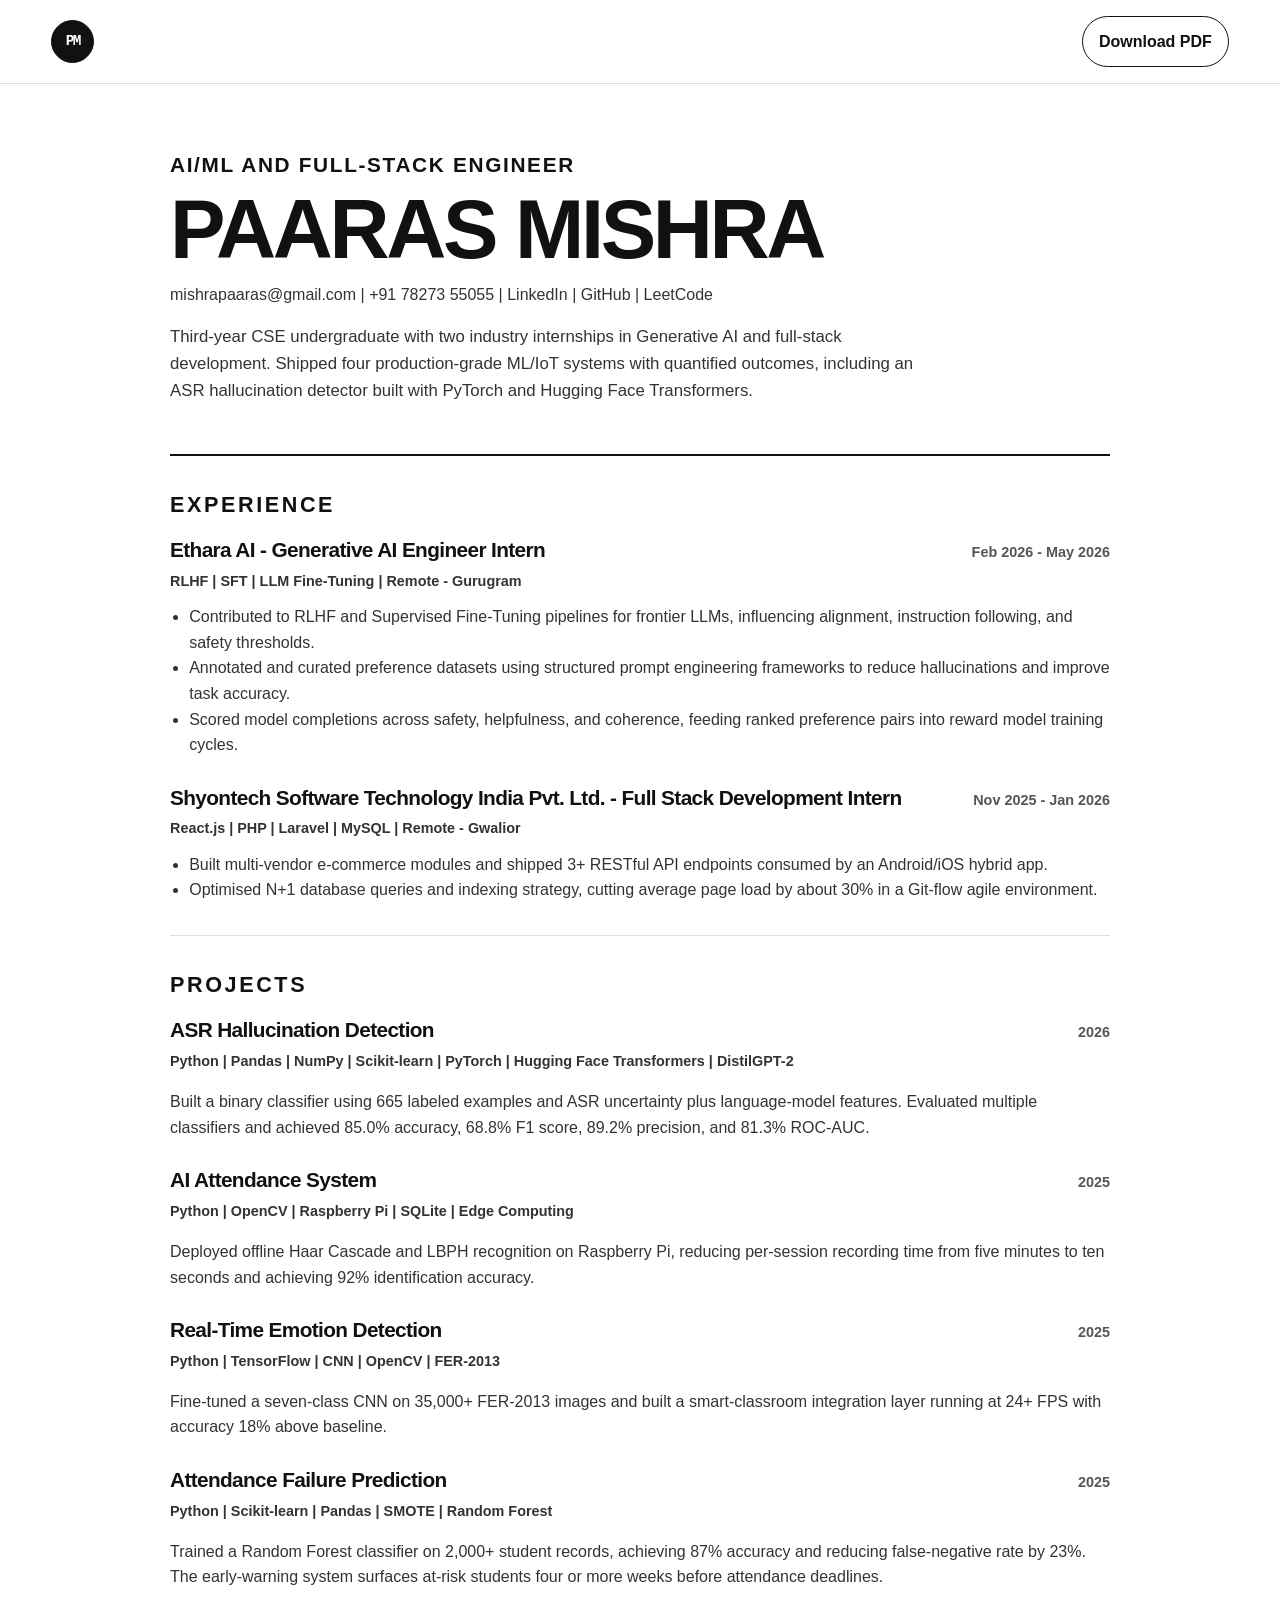
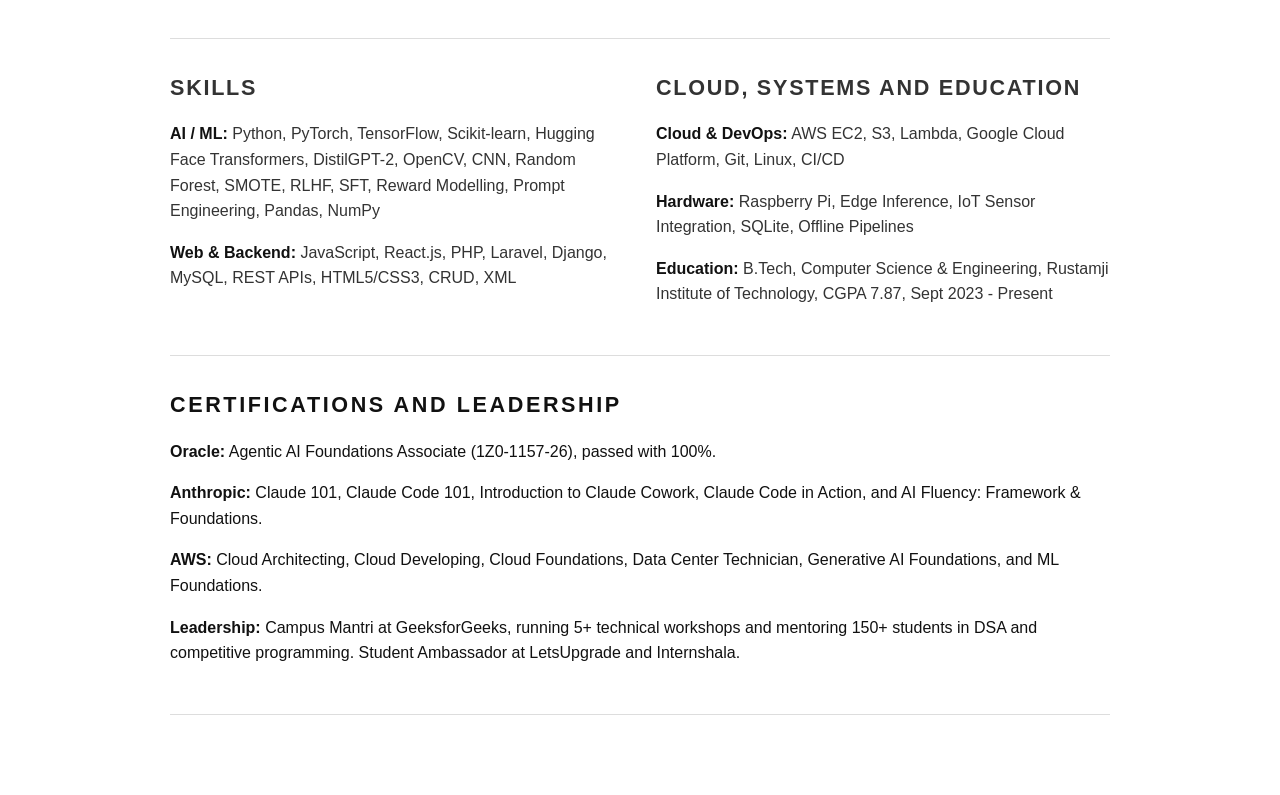
<file: resume.html>
<!doctype html>
<html lang="en">
  <head>
    <meta charset="utf-8" />
    <meta name="viewport" content="width=device-width, initial-scale=1" />
    <meta name="description" content="Resume of Paaras Mishra, AI/ML and full-stack engineering candidate." />
    <title>Paaras Mishra | Resume</title>
    <link rel="stylesheet" href="styles.css" />
  </head>
  <body class="resume-page">
    <header class="site-header">
      <a class="brand" href="index.html" aria-label="Back to Paaras Mishra portfolio"><span>PM</span></a>
      <a class="resume-link" href="Paaras_Mishra_Resume.pdf" download>Download PDF</a>
    </header>

    <main class="resume-content">
      <header class="resume-intro">
        <p class="eyebrow">AI/ML and Full-Stack Engineer</p>
        <h1>Paaras Mishra</h1>
        <p>mishrapaaras@gmail.com | +91 78273 55055 | <a href="https://linkedin.com/in/paarasmishra">LinkedIn</a> | <a href="https://github.com/PaarasMishra2114">GitHub</a> | <a href="https://leetcode.com/PaarasMishra">LeetCode</a></p>
        <p class="resume-summary">Third-year CSE undergraduate with two industry internships in Generative AI and full-stack development. Shipped four production-grade ML/IoT systems with quantified outcomes, including an ASR hallucination detector built with PyTorch and Hugging Face Transformers.</p>
      </header>

      <section class="resume-section">
        <p class="eyebrow">Experience</p>
        <article class="resume-entry">
          <div class="resume-entry-heading"><h2>Ethara AI - Generative AI Engineer Intern</h2><span>Feb 2026 - May 2026</span></div>
          <p class="resume-meta">RLHF | SFT | LLM Fine-Tuning | Remote - Gurugram</p>
          <ul><li>Contributed to RLHF and Supervised Fine-Tuning pipelines for frontier LLMs, influencing alignment, instruction following, and safety thresholds.</li><li>Annotated and curated preference datasets using structured prompt engineering frameworks to reduce hallucinations and improve task accuracy.</li><li>Scored model completions across safety, helpfulness, and coherence, feeding ranked preference pairs into reward model training cycles.</li></ul>
        </article>
        <article class="resume-entry">
          <div class="resume-entry-heading"><h2>Shyontech Software Technology India Pvt. Ltd. - Full Stack Development Intern</h2><span>Nov 2025 - Jan 2026</span></div>
          <p class="resume-meta">React.js | PHP | Laravel | MySQL | Remote - Gwalior</p>
          <ul><li>Built multi-vendor e-commerce modules and shipped 3+ RESTful API endpoints consumed by an Android/iOS hybrid app.</li><li>Optimised N+1 database queries and indexing strategy, cutting average page load by about 30% in a Git-flow agile environment.</li></ul>
        </article>
      </section>

      <section class="resume-section">
        <p class="eyebrow">Projects</p>
        <article class="resume-entry"><div class="resume-entry-heading"><h2>ASR Hallucination Detection</h2><span>2026</span></div><p class="resume-meta">Python | Pandas | NumPy | Scikit-learn | PyTorch | Hugging Face Transformers | DistilGPT-2</p><p>Built a binary classifier using 665 labeled examples and ASR uncertainty plus language-model features. Evaluated multiple classifiers and achieved 85.0% accuracy, 68.8% F1 score, 89.2% precision, and 81.3% ROC-AUC.</p></article>
        <article class="resume-entry"><div class="resume-entry-heading"><h2>AI Attendance System</h2><span>2025</span></div><p class="resume-meta">Python | OpenCV | Raspberry Pi | SQLite | Edge Computing</p><p>Deployed offline Haar Cascade and LBPH recognition on Raspberry Pi, reducing per-session recording time from five minutes to ten seconds and achieving 92% identification accuracy.</p></article>
        <article class="resume-entry"><div class="resume-entry-heading"><h2>Real-Time Emotion Detection</h2><span>2025</span></div><p class="resume-meta">Python | TensorFlow | CNN | OpenCV | FER-2013</p><p>Fine-tuned a seven-class CNN on 35,000+ FER-2013 images and built a smart-classroom integration layer running at 24+ FPS with accuracy 18% above baseline.</p></article>
        <article class="resume-entry"><div class="resume-entry-heading"><h2>Attendance Failure Prediction</h2><span>2025</span></div><p class="resume-meta">Python | Scikit-learn | Pandas | SMOTE | Random Forest</p><p>Trained a Random Forest classifier on 2,000+ student records, achieving 87% accuracy and reducing false-negative rate by 23%. The early-warning system surfaces at-risk students four or more weeks before attendance deadlines.</p></article>
      </section>

      <section class="resume-section resume-columns">
        <div><p class="eyebrow">Skills</p><p><strong>AI / ML:</strong> Python, PyTorch, TensorFlow, Scikit-learn, Hugging Face Transformers, DistilGPT-2, OpenCV, CNN, Random Forest, SMOTE, RLHF, SFT, Reward Modelling, Prompt Engineering, Pandas, NumPy</p><p><strong>Web & Backend:</strong> JavaScript, React.js, PHP, Laravel, Django, MySQL, REST APIs, HTML5/CSS3, CRUD, XML</p></div>
        <div><p class="eyebrow">Cloud, systems and education</p><p><strong>Cloud & DevOps:</strong> AWS EC2, S3, Lambda, Google Cloud Platform, Git, Linux, CI/CD</p><p><strong>Hardware:</strong> Raspberry Pi, Edge Inference, IoT Sensor Integration, SQLite, Offline Pipelines</p><p><strong>Education:</strong> B.Tech, Computer Science & Engineering, Rustamji Institute of Technology, CGPA 7.87, Sept 2023 - Present</p></div>
      </section>

      <section class="resume-section">
        <p class="eyebrow">Certifications and leadership</p>
        <p><strong>Oracle:</strong> Agentic AI Foundations Associate (1Z0-1157-26), passed with 100%.</p>
        <p><strong>Anthropic:</strong> Claude 101, Claude Code 101, Introduction to Claude Cowork, Claude Code in Action, and AI Fluency: Framework & Foundations.</p>
        <p><strong>AWS:</strong> Cloud Architecting, Cloud Developing, Cloud Foundations, Data Center Technician, Generative AI Foundations, and ML Foundations.</p>
        <p><strong>Leadership:</strong> Campus Mantri at GeeksforGeeks, running 5+ technical workshops and mentoring 150+ students in DSA and competitive programming. Student Ambassador at LetsUpgrade and Internshala.</p>
      </section>
    </main>
  </body>
</html>
</file>
<file: styles.css>
:root {
  color-scheme: light;
  --ink: #17211f;
  --muted: #5d6965;
  --line: #d9e2de;
  --paper: #f8faf7;
  --green: #0f6b4f;
  --teal: #087f8c;
  --gold: #b77c18;
  --coral: #bd5d4c;
  --shadow: 0 22px 55px rgba(23, 33, 31, 0.09);
  --shadow-hover: 0 28px 60px rgba(23, 33, 31, 0.15);
}

* { box-sizing: border-box; }

html {
  scroll-behavior: smooth;
  scroll-padding-top: 5.5rem;
}

body {
  margin: 0;
  background: var(--paper);
  color: var(--ink);
  font-family: Inter, system-ui, -apple-system, BlinkMacSystemFont, "Segoe UI", sans-serif;
  line-height: 1.6;
}

body::before {
  position: fixed;
  inset: 0;
  z-index: -1;
  background-image: linear-gradient(rgba(23, 33, 31, 0.035) 1px, transparent 1px), linear-gradient(90deg, rgba(23, 33, 31, 0.035) 1px, transparent 1px);
  background-size: 36px 36px;
  content: "";
  mask-image: linear-gradient(to bottom, rgba(0, 0, 0, 0.7), transparent 62%);
}

a { color: inherit; text-decoration: none; }
button { color: inherit; font: inherit; }

button:focus-visible,
a:focus-visible {
  outline: 3px solid rgba(8, 127, 140, 0.36);
  outline-offset: 3px;
}

.scroll-progress {
  position: fixed;
  top: 0;
  right: 0;
  left: 0;
  z-index: 40;
  height: 3px;
}

.scroll-progress span {
  display: block;
  width: 100%;
  height: 100%;
  transform: scaleX(0);
  transform-origin: left center;
  background: var(--teal);
}

.site-header {
  position: sticky;
  top: 0;
  z-index: 20;
  display: flex;
  align-items: center;
  justify-content: space-between;
  gap: 1rem;
  padding: 1rem clamp(1rem, 4vw, 4rem);
  border-bottom: 1px solid rgba(217, 226, 222, 0.86);
  background: rgba(248, 250, 247, 0.92);
  backdrop-filter: blur(18px);
}

.brand {
  display: grid;
  width: 2.7rem;
  height: 2.7rem;
  place-items: center;
  border: 1px solid var(--ink);
  background: var(--ink);
  color: white;
  font-weight: 800;
  transition: transform 180ms ease, background 180ms ease;
}

.brand:hover { transform: rotate(-5deg); background: var(--green); }

.nav {
  display: flex;
  gap: clamp(0.75rem, 2vw, 1.75rem);
  color: var(--muted);
  font-size: 0.94rem;
  font-weight: 600;
}

.nav a,
.resume-link,
.footer a { transition: color 180ms ease; }

.nav a { position: relative; }

.nav a::after {
  position: absolute;
  right: 0;
  bottom: -0.4rem;
  left: 0;
  height: 2px;
  transform: scaleX(0);
  transform-origin: right center;
  background: var(--teal);
  content: "";
  transition: transform 180ms ease;
}

.nav a:hover,
.nav a[aria-current="true"],
.resume-link:hover,
.footer a:hover { color: var(--green); }

.resume-content {
  width: min(980px, calc(100% - 2rem));
  margin: 0 auto;
  padding: clamp(3rem, 7vw, 6rem) 0;
}

.resume-intro {
  padding-bottom: 2rem;
  border-bottom: 2px solid var(--ink);
}

.resume-intro h1 { max-width: none; font-size: clamp(3.2rem, 8vw, 6rem); }
.resume-intro > p:not(.eyebrow) { color: var(--muted); }
.resume-summary { max-width: 760px; font-size: 1.1rem; }

.resume-section {
  padding: 2rem 0;
  border-bottom: 1px solid var(--line);
}

.resume-section h2 {
  font-size: 1.35rem;
  line-height: 1.2;
}

.resume-entry + .resume-entry { margin-top: 1.75rem; }
.resume-entry-heading { display: flex; align-items: baseline; justify-content: space-between; gap: 1rem; }
.resume-entry-heading span { flex: 0 0 auto; color: var(--muted); font-size: 0.9rem; font-weight: 700; }
.resume-meta { margin: 0.35rem 0; color: var(--teal); font-size: 0.9rem; font-weight: 700; }
.resume-entry p, .resume-entry li, .resume-columns p { color: var(--muted); }
.resume-entry ul { margin: 0.7rem 0 0; padding-left: 1.2rem; }
.resume-columns { display: grid; grid-template-columns: repeat(2, minmax(0, 1fr)); gap: 2rem; }
.resume-columns strong, .resume-section > p strong { color: var(--ink); }

@media (max-width: 600px) {
  .resume-entry-heading, .resume-columns { display: block; }
  .resume-entry-heading span { display: block; margin-top: 0.35rem; }
}

.nav a:hover::after,
.nav a[aria-current="true"]::after { transform: scaleX(1); transform-origin: left center; }

.resume-link,
.button {
  border: 1px solid var(--line);
  border-radius: 8px;
  padding: 0.72rem 1rem;
  font-weight: 700;
  transition: transform 180ms ease, border-color 180ms ease, box-shadow 180ms ease, background 180ms ease;
}

.resume-link { background: white; }

.resume-link:hover,
.button:hover {
  transform: translateY(-2px);
  border-color: var(--teal);
  box-shadow: 0 10px 24px rgba(23, 33, 31, 0.12);
}

.section {
  width: min(1120px, calc(100% - 2rem));
  margin: 0 auto;
  padding: clamp(3.5rem, 8vw, 6.8rem) 0;
}

.hero {
  display: grid;
  min-height: calc(100vh - 5rem);
  grid-template-columns: minmax(0, 1.2fr) minmax(280px, 0.8fr);
  align-items: center;
  gap: clamp(2rem, 5vw, 5rem);
  padding-top: 2.5rem;
}

.hero-copy { position: relative; }

.hero-copy::before {
  position: absolute;
  top: -1.3rem;
  bottom: -1.5rem;
  left: -1.15rem;
  width: 3px;
  background: var(--teal);
  content: "";
}

.eyebrow {
  margin: 0 0 0.85rem;
  color: var(--teal);
  font-size: 0.78rem;
  font-weight: 800;
  letter-spacing: 0;
  text-transform: uppercase;
}

h1, h2, h3, p { overflow-wrap: anywhere; }

h1 {
  max-width: 11ch;
  margin: 0;
  font-size: 6.6rem;
  line-height: 0.92;
  letter-spacing: 0;
}

h2 {
  margin: 0;
  font-size: 3.1rem;
  line-height: 1.04;
  letter-spacing: 0;
}

h3 {
  margin: 0 0 0.85rem;
  font-size: 1.12rem;
  line-height: 1.25;
  letter-spacing: 0;
}

.lede {
  max-width: 680px;
  margin: 1.45rem 0 0;
  color: var(--muted);
  font-size: 1.22rem;
}

.hero-actions { display: flex; flex-wrap: wrap; gap: 0.85rem; margin-top: 2rem; }

.button.primary { border-color: var(--green); background: var(--green); color: white; }
.button.primary:hover { border-color: var(--teal); background: var(--teal); }
.button.ghost { background: white; }

.availability {
  display: flex;
  align-items: center;
  gap: 0.55rem;
  margin: 1.5rem 0 0;
  color: var(--muted);
  font-size: 0.9rem;
  font-weight: 600;
}

.availability span {
  width: 0.62rem;
  height: 0.62rem;
  border-radius: 50%;
  background: var(--green);
  box-shadow: 0 0 0 5px rgba(15, 107, 79, 0.12);
}

.hero-panel {
  position: relative;
  display: grid;
  gap: 1rem;
  transform-style: preserve-3d;
  transition: transform 180ms ease;
}

.hero-panel::before {
  position: absolute;
  top: 1.1rem;
  right: -0.85rem;
  bottom: -0.85rem;
  left: 1.1rem;
  z-index: -1;
  border: 1px solid rgba(8, 127, 140, 0.35);
  content: "";
}

.hero-panel div,
.project-card,
.timeline article,
.credentials > div,
.contact,
.skills-explorer {
  border: 1px solid var(--line);
  border-radius: 8px;
  background: rgba(255, 255, 255, 0.92);
  box-shadow: var(--shadow);
}

.hero-panel div { padding: 1.25rem; transition: transform 180ms ease, border-color 180ms ease; }
.hero-panel div:hover { transform: translateX(-0.25rem); border-color: var(--teal); }

.hero-panel strong { display: block; color: var(--green); font-size: 2.1rem; line-height: 1; }
.hero-panel span { color: var(--muted); font-weight: 600; }

.profile-photo {
  margin: 0;
  border-bottom: 1px solid var(--line);
  background: #edf2ef;
  aspect-ratio: 4 / 3;
  overflow: hidden;
}

.profile-photo img {
  display: block;
  width: 100%;
  height: 100%;
  object-fit: cover;
  object-position: center 34%;
}

.split {
  display: grid;
  grid-template-columns: 0.9fr 1.1fr;
  gap: clamp(1.5rem, 4vw, 4rem);
  border-top: 1px solid var(--line);
}

.split > p { margin: 0; color: var(--muted); font-size: 1.08rem; }

.section-heading { display: flex; align-items: end; justify-content: space-between; margin-bottom: 1.5rem; }

.project-grid { display: grid; grid-template-columns: repeat(2, minmax(0, 1fr)); gap: 1rem; }

.project-card {
  padding: clamp(1.1rem, 2vw, 1.5rem);
  transform-style: preserve-3d;
  transition: transform 180ms ease, box-shadow 180ms ease, border-color 180ms ease;
}

.project-card:hover { border-color: rgba(8, 127, 140, 0.6); box-shadow: var(--shadow-hover); }
.project-card.feature { grid-column: span 2; border-color: rgba(15, 107, 79, 0.24); background: #f2fbf6; }

.project-meta { display: flex; flex-wrap: wrap; gap: 0.5rem; margin-bottom: 0.9rem; color: var(--muted); font-size: 0.82rem; font-weight: 700; }
.project-meta span + span::before { margin-right: 0.5rem; color: var(--coral); content: "/"; }

.project-card p,
.timeline p,
.credentials p,
.contact p,
.skill-panel > p:last-child { margin: 0; color: var(--muted); }

.metrics { display: grid; grid-template-columns: repeat(3, minmax(0, 1fr)); gap: 0.8rem; margin: 1.35rem 0 0; }
.metrics div { border-left: 3px solid var(--gold); padding-left: 0.8rem; }
.metrics dt { color: var(--muted); font-size: 0.76rem; font-weight: 700; }
.metrics dd { margin: 0; font-size: 1.25rem; font-weight: 800; }

.project-toggle {
  display: inline-flex;
  align-items: center;
  gap: 0.65rem;
  margin-top: 1.3rem;
  padding: 0;
  border: 0;
  background: transparent;
  color: var(--green);
  cursor: pointer;
  font-size: 0.88rem;
  font-weight: 800;
}

.project-toggle span {
  display: inline-grid;
  width: 1.45rem;
  height: 1.45rem;
  place-items: center;
  border: 1px solid currentColor;
  border-radius: 50%;
  font-size: 1rem;
  line-height: 1;
  transition: transform 180ms ease, background 180ms ease, color 180ms ease;
}

.project-toggle:hover span,
.project-toggle[aria-expanded="true"] span { transform: rotate(45deg); background: var(--green); color: white; }

.project-details { margin-top: 1rem; border-top: 1px solid var(--line); color: var(--muted); font-size: 0.92rem; }
.project-details ul { display: grid; gap: 0.55rem; margin: 1rem 0 0; padding-left: 1.1rem; }
.project-details li::marker { color: var(--teal); }

.timeline { position: relative; display: grid; gap: 1rem; padding-left: 1.25rem; }

.timeline::before {
  position: absolute;
  top: 0.75rem;
  bottom: 0.75rem;
  left: 0;
  width: 1px;
  background: var(--line);
  content: "";
}

.timeline article { position: relative; padding: 1.35rem; transition: transform 180ms ease, border-color 180ms ease, box-shadow 180ms ease; }

.timeline article::before {
  position: absolute;
  top: 1.55rem;
  left: -1.63rem;
  width: 0.75rem;
  height: 0.75rem;
  border: 2px solid var(--teal);
  border-radius: 50%;
  background: var(--paper);
  content: "";
  transition: transform 180ms ease, background 180ms ease;
}

.timeline article:hover { transform: translateX(0.35rem); border-color: rgba(8, 127, 140, 0.55); box-shadow: var(--shadow-hover); }
.timeline article:hover::before { transform: scale(1.24); background: var(--teal); }

.date { display: inline-block; margin-bottom: 0.65rem; color: var(--teal); font-size: 0.82rem; font-weight: 800; }

.experience-tags { display: flex; flex-wrap: wrap; gap: 0.45rem; margin: 1rem 0 0; padding: 0; list-style: none; }
.experience-tags li { border: 1px solid var(--line); border-radius: 999px; padding: 0.22rem 0.55rem; color: var(--green); font-size: 0.76rem; font-weight: 800; }

.skills-explorer { overflow: hidden; }
.skill-tabs { display: flex; overflow-x: auto; border-bottom: 1px solid var(--line); background: #f3f7f4; }

.skill-tabs button {
  flex: 1 0 max-content;
  padding: 1rem 1.1rem;
  border: 0;
  border-bottom: 3px solid transparent;
  background: transparent;
  color: var(--muted);
  cursor: pointer;
  font-size: 0.88rem;
  font-weight: 800;
  text-align: left;
  transition: background 180ms ease, border-color 180ms ease, color 180ms ease;
}

.skill-tabs button:hover,
.skill-tabs button[aria-selected="true"] { border-bottom-color: var(--teal); background: white; color: var(--ink); }

.skill-panel { min-height: 13rem; padding: clamp(1.35rem, 4vw, 2.5rem); animation: panel-in 240ms ease both; }
.skill-panel[hidden] { display: none; }
.skill-panel h3 { max-width: 18ch; font-size: 2rem; }
.skill-kicker { margin: 0 0 1.25rem; color: var(--coral); font-size: 0.8rem; font-weight: 800; text-transform: uppercase; }

.certifications .section-heading {
  align-items: end;
  gap: 1.5rem;
}

.certifications-summary {
  max-width: 28rem;
  margin: 0;
  color: var(--muted);
  font-size: 0.95rem;
  font-weight: 600;
  text-align: right;
}

.certificate-filters {
  display: flex;
  flex-wrap: wrap;
  gap: 0.55rem;
  margin-bottom: 1.25rem;
}

.certificate-filter {
  border: 1px solid var(--line);
  border-radius: 999px;
  background: white;
  padding: 0.55rem 0.85rem;
  color: var(--muted);
  cursor: pointer;
  font-size: 0.84rem;
  font-weight: 800;
  transition: border-color 180ms ease, background 180ms ease, color 180ms ease, transform 180ms ease;
}

.certificate-filter:hover,
.certificate-filter[aria-pressed="true"] {
  border-color: var(--green);
  background: var(--green);
  color: white;
}

.certificate-filter:hover { transform: translateY(-1px); }

.certificate-grid {
  display: grid;
  grid-template-columns: repeat(3, minmax(0, 1fr));
  gap: 1rem;
}

.credential-tabs {
  display: flex;
  flex-wrap: wrap;
  gap: 0.35rem;
  margin: 0 0 1.25rem;
  border-bottom: 1px solid var(--line);
}

.credential-tabs button {
  border: 0;
  border-bottom: 3px solid transparent;
  background: transparent;
  padding: 0.75rem 0.9rem;
  color: var(--muted);
  cursor: pointer;
  font-weight: 800;
}

.credential-tabs button:hover,
.credential-tabs button[aria-selected="true"] {
  border-bottom-color: var(--teal);
  color: var(--ink);
}

.certificate-group-title {
  grid-column: 1 / -1;
  margin: 1.25rem 0 0;
  color: var(--green);
  font-size: 1.35rem;
}

.certificate-group-title:first-child { margin-top: 0; }

.badge-placeholder {
  grid-column: 1 / -1;
  margin: 0;
  padding: 1rem 1.15rem;
  border: 1px dashed var(--line);
  color: var(--muted);
  font-weight: 700;
}

.certificate-card {
  overflow: hidden;
  border: 1px solid var(--line);
  border-radius: 8px;
  background: white;
  box-shadow: var(--shadow);
  transition: border-color 180ms ease, box-shadow 180ms ease, transform 180ms ease;
}

.certificate-card:hover {
  transform: translateY(-3px);
  border-color: rgba(8, 127, 140, 0.62);
  box-shadow: var(--shadow-hover);
}

.certificate-card button {
  position: relative;
  display: block;
  width: 100%;
  aspect-ratio: 4 / 3;
  padding: 0;
  overflow: hidden;
  border: 0;
  background: #edf2ef;
  cursor: pointer;
}

.certificate-pdf {
  display: flex;
  min-height: 12rem;
  flex-direction: column;
  align-items: center;
  justify-content: center;
  gap: 0.65rem;
  background: #edf2ef;
  color: var(--green);
  transition: background 180ms ease, color 180ms ease;
}

.certificate-pdf:hover,
.certificate-pdf:focus-visible { background: var(--green); color: white; }

.certificate-pdf strong { font-size: 2.4rem; line-height: 1; }
.certificate-pdf span { font-size: 0.78rem; font-weight: 800; text-transform: uppercase; }

.certificate-card img {
  display: block;
  width: 100%;
  height: 100%;
  object-fit: contain;
  transition: transform 220ms ease;
}

.certificate-card button:hover img,
.certificate-card button:focus-visible img { transform: scale(1.035); }

.certificate-card button span {
  position: absolute;
  right: 0.7rem;
  bottom: 0.7rem;
  padding: 0.32rem 0.55rem;
  border-radius: 6px;
  background: rgba(23, 33, 31, 0.9);
  color: white;
  font-size: 0.76rem;
  font-weight: 800;
  opacity: 0;
  transform: translateY(0.35rem);
  transition: opacity 180ms ease, transform 180ms ease;
}

.certificate-card button:hover span,
.certificate-card button:focus-visible span { opacity: 1; transform: translateY(0); }

.certificate-card > p {
  margin: 0;
  padding: 0.85rem 0.95rem 0.95rem;
  color: var(--ink);
  font-size: 0.9rem;
  font-weight: 800;
}

.certificate-dialog {
  width: min(980px, calc(100% - 2rem));
  max-height: min(90vh, 900px);
  padding: 0;
  overflow: hidden auto;
  border: 1px solid var(--line);
  border-radius: 8px;
  background: white;
  box-shadow: 0 30px 90px rgba(23, 33, 31, 0.32);
}

.certificate-dialog::backdrop { background: rgba(23, 33, 31, 0.68); }

.certificate-dialog-toolbar {
  display: flex;
  align-items: center;
  justify-content: space-between;
  gap: 1rem;
  padding: 0.8rem 1rem;
  border-bottom: 1px solid var(--line);
}

.certificate-dialog-toolbar p {
  margin: 0;
  color: var(--ink);
  font-size: 0.95rem;
  font-weight: 800;
}

.dialog-close {
  display: grid;
  width: 2.1rem;
  height: 2.1rem;
  flex: 0 0 auto;
  place-items: center;
  border: 1px solid var(--line);
  border-radius: 6px;
  background: white;
  cursor: pointer;
  font-size: 1.55rem;
  line-height: 1;
  transition: border-color 180ms ease, color 180ms ease, background 180ms ease;
}

.dialog-close:hover { border-color: var(--coral); background: var(--coral); color: white; }

.certificate-dialog > img {
  display: block;
  width: 100%;
  max-height: calc(90vh - 4.5rem);
  background: #edf2ef;
  object-fit: contain;
}

.credentials { display: grid; grid-template-columns: repeat(2, minmax(0, 1fr)); gap: 1rem; }
.credentials > div { padding: 1.25rem; }

.contact { padding: clamp(1.4rem, 4vw, 2rem); text-align: center; }
.contact h2 { width: min(780px, 100%); margin: 0 auto 1.6rem; }
.contact-links { display: flex; flex-wrap: wrap; justify-content: center; gap: 0.75rem; }

.contact-links a {
  border: 1px solid var(--line);
  border-radius: 8px;
  background: white;
  padding: 0.7rem 0.9rem;
  color: var(--green);
  font-weight: 700;
  transition: transform 180ms ease, border-color 180ms ease, box-shadow 180ms ease;
}

.contact-links a:hover { transform: translateY(-2px); border-color: var(--teal); box-shadow: 0 10px 24px rgba(23, 33, 31, 0.12); }

.footer { display: flex; justify-content: space-between; gap: 1rem; padding: 1.5rem clamp(1rem, 4vw, 4rem); border-top: 1px solid var(--line); color: var(--muted); font-size: 0.92rem; }

.js [data-reveal] { opacity: 0; transform: translateY(1.4rem); transition: opacity 520ms ease, transform 520ms ease; }
.js [data-reveal].is-visible { opacity: 1; transform: translateY(0); }

@keyframes panel-in {
  from { opacity: 0; transform: translateY(0.5rem); }
  to { opacity: 1; transform: translateY(0); }
}

@media (max-width: 760px) {
  .site-header { position: static; align-items: flex-start; }
  .nav { display: none; }
  .hero, .split, .credentials { grid-template-columns: 1fr; }
  .hero { min-height: auto; }
  h1 { font-size: 3.8rem; }
  h2 { font-size: 2.15rem; }
  .lede { font-size: 1.05rem; }
  .project-grid { grid-template-columns: 1fr; }
  .project-card.feature { grid-column: auto; }
  .metrics { grid-template-columns: 1fr; }
  .certifications .section-heading { align-items: flex-start; flex-direction: column; }
  .certifications-summary { text-align: left; }
  .certificate-grid { grid-template-columns: repeat(2, minmax(0, 1fr)); }
  .footer { flex-direction: column; }
}

@media (prefers-reduced-motion: reduce) {
  *, *::before, *::after {
    scroll-behavior: auto !important;
    animation-duration: 0.01ms !important;
    animation-iteration-count: 1 !important;
    transition-duration: 0.01ms !important;
  }

  .js [data-reveal] { opacity: 1; transform: none; }
}

/* Violet editorial theme */
:root {
  color-scheme: light;
  --ink: #14213d;
  --muted: #5c6673;
  --line: #d9d8d1;
  --paper: #f4f3ee;
  --green: #0d6b61;
  --teal: #147aa3;
  --gold: #d79522;
  --coral: #d95d39;
  --violet: #5865a8;
  --navy: #14213d;
  --shadow: 0 24px 70px rgba(20, 33, 61, 0.12);
  --shadow-hover: 0 30px 80px rgba(20, 33, 61, 0.2);
}

body {
  background: radial-gradient(circle at 90% 8%, rgba(20, 122, 163, 0.11), transparent 26rem), linear-gradient(135deg, #f8f7f2, #eeefe9 58%, #e3edf0);
  color: var(--ink);
  font-family: "Space Grotesk", sans-serif;
}

body::before {
  z-index: 0;
  opacity: 0.32;
  background-image: repeating-radial-gradient(ellipse at 12% 20%, transparent 0 16px, rgba(20, 122, 163, 0.12) 17px 18px, transparent 19px 32px), repeating-radial-gradient(ellipse at 94% 12%, transparent 0 20px, rgba(13, 107, 97, 0.1) 21px 22px, transparent 23px 40px);
  background-size: 420px 360px, 440px 420px;
  mask-image: linear-gradient(to bottom, black, transparent 85%);
  pointer-events: none;
}

body > * { position: relative; z-index: 1; }
a { color: inherit; }

.site-header {
  border-bottom: 1px solid rgba(20, 33, 61, 0.14);
  background: rgba(248, 247, 242, 0.9);
  backdrop-filter: blur(20px);
}

.brand { border: 1px solid var(--ink); border-radius: 50%; background: var(--ink); box-shadow: 0 0 0 5px rgba(20, 33, 61, 0.1); }
.brand:hover { background: var(--green); }
.nav { color: var(--muted); }
.nav a::after { background: var(--teal); }
.nav a:hover, .nav a[aria-current="true"], .resume-link:hover, .footer a:hover { color: var(--green); }

.resume-link, .button { border-color: var(--line); border-radius: 999px; background: rgba(255, 255, 255, 0.72); }
.resume-link { color: var(--ink); }
.resume-link:hover, .button:hover { border-color: var(--teal); background: rgba(20, 122, 163, 0.08); box-shadow: 0 10px 28px rgba(20, 33, 61, 0.12); }

.hero { position: relative; width: min(1240px, calc(100% - 2rem)); min-height: 700px; grid-template-columns: minmax(0, 0.5fr) minmax(0, 1.5fr); padding-top: 5rem; }
.hero::after {
  position: absolute;
  top: 4rem;
  right: 2%;
  width: 8rem;
  height: 8rem;
  border: 1px solid rgba(20, 122, 163, 0.28);
  clip-path: polygon(50% 0, 61% 39%, 100% 50%, 61% 61%, 50% 100%, 39% 61%, 0 50%, 39% 39%);
  background: rgba(20, 122, 163, 0.16);
  content: "";
  opacity: 0.7;
}

.hero-copy::before { width: 4px; background: var(--green); box-shadow: 0 0 20px rgba(13, 107, 97, 0.28); }
.eyebrow { color: var(--green); font-family: "DM Mono", monospace; font-size: 0.75rem; letter-spacing: 0.08em; }
h1, h2, h3 { font-weight: 700; }
h1 { max-width: 9ch; color: var(--ink); font-size: clamp(4.4rem, 9vw, 7.6rem); letter-spacing: -0.035em; line-height: 0.86; text-transform: uppercase; }
h2 { color: var(--ink); font-size: clamp(2.5rem, 4.5vw, 4.4rem); letter-spacing: -0.03em; }
h3 { color: var(--ink); }
.lede, .split > p { color: var(--muted); }
.button.primary { border-color: var(--green); background: var(--green); color: #fff; }
.button.primary:hover { background: #09544c; }
.button.ghost { border-color: var(--line); background: rgba(255, 255, 255, 0.72); color: var(--ink); }
.availability { color: var(--muted); }
.availability span { background: #2e9b75; box-shadow: 0 0 0 5px rgba(46, 155, 117, 0.14); }

.hero-panel { width: 100%; justify-self: stretch; grid-template-columns: repeat(2, minmax(0, 1fr)); gap: 0.9rem; padding: 0.9rem; border: 1px solid rgba(20, 33, 61, 0.18); border-radius: 20px; background: rgba(255, 255, 255, 0.68); box-shadow: var(--shadow); }
.hero-panel::before { display: none; }
.hero-panel div { min-height: 8.4rem; padding: 1.45rem; border: 1px solid rgba(20, 33, 61, 0.12); border-radius: 14px; background: rgba(255, 255, 255, 0.78); }
.hero-panel div:hover { border-color: var(--teal); }
.hero-panel strong { color: var(--green); }
.hero-panel span { color: var(--muted); font-size: 1rem; }
.hero-identity { display: flex; align-items: center; gap: clamp(1rem, 2.5vw, 2rem); }
.hero-identity h1 { margin: 0; }

.profile-photo {
  width: clamp(10.5rem, 22.5vw, 15rem);
  aspect-ratio: 1;
  flex: 0 0 auto;
  border: 4px solid #718b9b;
  border-radius: 50%;
  background: #282e56;
  box-shadow: 0 0 0 8px rgba(113, 139, 155, 0.16), 0 18px 36px rgba(20, 33, 61, 0.2);
}

.split { width: min(1240px, calc(100% - 2rem)); border-top: 1px solid rgba(204, 210, 255, 0.24); }
.section-heading { align-items: center; }
.section-heading h2 { text-transform: uppercase; }

#projects { width: 100%; max-width: none; padding-right: max(1rem, calc((100% - 1240px) / 2)); padding-left: max(1rem, calc((100% - 1240px) / 2)); background: rgba(20, 33, 61, 0.035); }
.project-grid { gap: 1.25rem; }
.project-card, .timeline article, .skills-explorer, .credentials > div, .contact { border-color: rgba(20, 33, 61, 0.14); border-radius: 18px; background: #fff; box-shadow: var(--shadow); }
.project-card { position: relative; overflow: hidden; padding: 1.5rem; }
.project-card::before { display: none; }
.project-card::after { position: absolute; top: 0; right: 0; left: 0; height: 8rem; background: repeating-linear-gradient(90deg, transparent 0 26px, rgba(255, 255, 255, 0.1) 27px 28px, transparent 29px 56px); content: ""; opacity: 0.45; pointer-events: none; animation: project-scan 5s linear infinite; }
.project-card.feature { border-color: rgba(13, 107, 97, 0.28); background: #fbfffd; }
.project-card.feature-secondary { grid-column: span 2; border-color: rgba(20, 122, 163, 0.28); background: #f8fcfd; }
.project-card.feature-secondary .project-art { height: 11rem; }
.project-card.feature::before { display: none; }
.project-card.feature::after { height: 11rem; background: repeating-radial-gradient(ellipse at 18% 50%, transparent 0 9px, rgba(255, 255, 255, 0.16) 10px 11px, transparent 12px 22px); animation: project-wave 6s ease-in-out infinite; }
.project-card:nth-child(2)::after { background: repeating-linear-gradient(0deg, transparent 0 12px, rgba(112, 232, 193, 0.16) 13px 14px, transparent 15px 28px); animation: project-pulse 3.5s ease-in-out infinite; }
.project-card:nth-child(3)::after { background: radial-gradient(circle at 25% 50%, rgba(255, 141, 210, 0.45) 0 2px, transparent 3px), radial-gradient(circle at 75% 50%, rgba(123, 219, 255, 0.45) 0 2px, transparent 3px); background-size: 28px 28px, 34px 34px; animation: project-grid-shift 7s linear infinite; }
.project-card:nth-child(4)::after { background: repeating-linear-gradient(90deg, transparent 0 18px, rgba(243, 201, 105, 0.22) 19px 24px, transparent 25px 42px); transform-origin: bottom; animation: project-bars 4s ease-in-out infinite alternate; }

.project-art {
  position: relative;
  z-index: 1;
  height: 8rem;
  margin: -1.5rem -1.5rem 1.4rem;
  overflow: hidden;
  background: #252c57;
}

.project-card.feature .project-art { height: 11rem; }
.project-art img { display: block; width: 100%; height: 100%; object-fit: cover; opacity: 0.82; filter: saturate(0.8) contrast(1.05); transition: transform 500ms ease, opacity 300ms ease; }
.project-card:hover .project-art img { transform: scale(1.06); opacity: 1; }
.project-meta { color: #9fa8cc; font-family: "DM Mono", monospace; }
.project-meta span + span::before { color: var(--coral); }
.project-card p, .timeline p, .credentials p, .contact p, .skill-panel > p:last-child { color: var(--muted); }
.metrics div { border-left-color: var(--gold); }
.metrics dt { color: #929abd; }
.project-toggle { color: var(--teal); }
.project-details { border-top-color: var(--line); }
.project-details li::marker { color: var(--coral); }

@keyframes project-gradient {
  from { background-position: 0% 50%; }
  to { background-position: 100% 50%; }
}

@keyframes project-scan {
  from { transform: translateX(-12%); }
  to { transform: translateX(12%); }
}

@keyframes project-wave {
  0%, 100% { transform: scale(1) translateX(-2%); opacity: 0.32; }
  50% { transform: scale(1.08) translateX(3%); opacity: 0.72; }
}

@keyframes project-pulse {
  0%, 100% { transform: scaleY(0.75); opacity: 0.2; }
  50% { transform: scaleY(1.15); opacity: 0.72; }
}

@keyframes project-grid-shift {
  from { background-position: 0 0, 0 0; }
  to { background-position: 56px 28px, -68px 34px; }
}

@keyframes project-bars {
  from { transform: scaleY(0.58); opacity: 0.32; }
  to { transform: scaleY(1); opacity: 0.82; }
}

.timeline-section { width: 100%; max-width: none; padding-right: max(1rem, calc((100% - 1240px) / 2)); padding-left: max(1rem, calc((100% - 1240px) / 2)); }
.timeline-section { background: rgba(20, 33, 61, 0.035); }
.timeline { grid-template-columns: minmax(0, 1fr); width: min(1120px, 100%); gap: 1.25rem; padding: 0 4.25rem 0 0; }
.timeline::before { display: block; top: 1.5rem; right: 1.25rem; bottom: 1.5rem; left: auto; width: 2px; background: rgba(20, 122, 163, 0.32); }
.timeline article { min-height: 18rem; padding: 1.75rem; border-top: 4px solid var(--teal); background: #fff; }
.timeline article::before { display: block; top: 1.8rem; right: -3.72rem; left: auto; width: 0.9rem; height: 0.9rem; border: 3px solid var(--teal); border-radius: 50%; background: #fff; box-shadow: 0 0 0 5px rgba(20, 122, 163, 0.1); }
.timeline article h3 { max-width: 24ch; font-size: 1.45rem; }
.timeline article p { font-size: 1rem; }
.date { color: var(--teal); font-family: "DM Mono", monospace; }
.experience-tags li { border-color: rgba(204, 210, 255, 0.2); color: #d4c5ff; }
.experience-tags li { border-color: rgba(20, 122, 163, 0.24); color: var(--green); background: rgba(20, 122, 163, 0.06); }

.skills-explorer { background: #fff; }
.skill-tabs, .credential-tabs { border-bottom-color: var(--line); background: #eef2f0; }
.skill-tabs button, .credential-tabs button { color: #9da6c8; }
.skill-tabs button:hover, .skill-tabs button[aria-selected="true"], .credential-tabs button:hover, .credential-tabs button[aria-selected="true"] { border-bottom-color: var(--teal); background: rgba(20, 122, 163, 0.08); color: var(--ink); }
.skill-panel h3 { color: var(--ink); }
.skill-kicker { color: var(--coral); font-family: "DM Mono", monospace; }

.credentials { width: 100%; max-width: none; grid-template-columns: repeat(2, minmax(0, 1fr)); padding-right: max(1rem, calc((100% - 1240px) / 2)); padding-left: max(1rem, calc((100% - 1240px) / 2)); }
.education-heading { grid-column: 1 / -1; }
.education-heading h2 { margin: 0; }
.education-card { display: grid; grid-template-columns: minmax(0, 1fr) 38%; overflow: hidden; padding: 0 !important; }
.education-card img { grid-column: 2; grid-row: 1; display: block; width: 100%; height: 100%; min-height: 12rem; object-fit: cover; margin: 0; }
.education-copy { grid-column: 1; grid-row: 1; padding: 1.25rem; align-self: center; }
.education-card h2 { font-size: clamp(1.45rem, 2.4vw, 2.2rem); }
.credentials > div { background: #fff; color: var(--ink); }
.credentials > div h2, .credentials > div p { color: var(--ink); }
.credentials > div .eyebrow { color: var(--green); }

.certifications { width: 100%; max-width: none; padding-right: max(1rem, calc((100% - 1240px) / 2)); padding-left: max(1rem, calc((100% - 1240px) / 2)); background: #fff; color: var(--ink); }
.certifications h2, .certifications .certificate-card > p { color: var(--ink); }
.certifications .certifications-summary { color: #63617b; }
.certificate-group-title { color: #5c2bb8; }
.certificate-card { border-color: #dedcf0; background: #fff; box-shadow: 0 18px 45px rgba(41, 24, 92, 0.12); }
.certificate-card button { background: #ddd8fa; }
.certificate-card button span { background: #28134d; }
.badge-placeholder { border-color: #c4b6ec; color: #68647f; }

.contact { width: min(1240px, calc(100% - 2rem)); background: var(--navy); }
.contact h2, .contact p, .contact .eyebrow { color: #fff !important; opacity: 1; }
.contact .eyebrow { color: #8bd8e8; }
.contact-links a { border-color: rgba(255, 255, 255, 0.25); background: rgba(255, 255, 255, 0.08); color: #fff; }
.contact-links a:hover { border-color: var(--teal); }
.footer { border-top-color: rgba(204, 210, 255, 0.2); color: #aeb5d2; }

@media (max-width: 760px) {
  .site-header { background: rgba(8, 10, 28, 0.92); }
  .hero { min-height: auto; padding-top: 3rem; }
  .hero-identity { align-items: flex-start; flex-direction: column; gap: 1rem; }
  .hero-panel { grid-template-columns: 1fr; }
  .hero::after { top: 1.5rem; right: 1rem; width: 5rem; height: 5rem; }
  h1 { font-size: clamp(4rem, 18vw, 6rem); }
  #projects, .timeline-section, .credentials, .certifications { padding-right: 1rem; padding-left: 1rem; }
  .project-card::before, .project-card.feature::before { height: 6rem; }
  .project-card.feature-secondary { grid-column: auto; }
  .project-card.feature-secondary .project-art { height: 8rem; }
  .credentials > div { background: #fff; }
  .credentials { grid-template-columns: 1fr; }
  .education-card { display: block; }
  .education-card img { width: 100%; height: 9rem; min-height: 0; }
  .timeline { padding-right: 3rem; }
  .timeline::before { right: 0.85rem; }
  .timeline article::before { right: -2.47rem; }
  .timeline article { min-height: auto; }
}

.brand span { font-family: "DM Mono", monospace; font-size: 0.9rem; letter-spacing: -0.12em; }
.editorial-screen { position: relative; min-height: 78vh; display: flex; flex-direction: column; justify-content: center; }
.screen-intro, .screen-focus, .screen-experience, .screen-skills, .screen-method, .screen-community { overflow: hidden; }
.screen-intro::before, .screen-focus::before, .screen-method::before, .screen-community::before {
  position: absolute;
  width: 15rem;
  height: 15rem;
  border: 1px solid rgba(128, 226, 255, 0.24);
  border-radius: 50%;
  background: repeating-radial-gradient(ellipse, transparent 0 12px, rgba(128, 226, 255, 0.12) 13px 14px, transparent 15px 25px);
  content: "";
  pointer-events: none;
}
.screen-intro::before { top: 8%; left: -8rem; }
.screen-focus::before { right: -6rem; bottom: 5%; }
.screen-method::before { top: 10%; right: -7rem; }
.screen-community::before { bottom: -6rem; left: -5rem; }
.screen-projects, .screen-certificates { min-height: 88vh; }
.screen-projects .section-heading, .screen-certificates .section-heading { max-width: 920px; margin-right: auto; margin-left: auto; }
.screen-projects .project-grid, .screen-certificates .certificate-grid { width: min(1120px, 100%); margin: 0 auto; }
.screen-focus { display: grid; grid-template-columns: minmax(0, 1fr) minmax(0, 1fr); gap: 1.5rem 2rem; width: min(1240px, calc(100% - 2rem)); padding: clamp(2rem, 5vw, 4.5rem); border: 1px solid rgba(20, 33, 61, 0.14); border-radius: 24px; background: rgba(255, 255, 255, 0.82); box-shadow: var(--shadow); }
.screen-focus::before { z-index: 0; }
.focus-heading { position: relative; z-index: 1; grid-column: 1 / -1; max-width: none !important; }
.focus-heading h2 { white-space: nowrap; font-size: clamp(2.2rem, 4.4vw, 4.7rem); }
.focus-art { position: relative; z-index: 1; min-height: 22rem; margin: 0; overflow: hidden; border-radius: 18px; background: #dce8e8; }
.focus-art img { display: block; width: 100%; height: 100%; object-fit: cover; filter: saturate(0.8) contrast(1.04); }
.focus-copy { position: relative; z-index: 1; align-self: center; max-width: none !important; margin: 0; color: var(--muted); font-size: 1.5rem; line-height: 1.6; }
.screen-method { width: min(1120px, calc(100% - 2rem)); }
.method-grid { display: grid; grid-template-columns: repeat(3, minmax(0, 1fr)); gap: 1rem; margin-top: 2rem; }
.method-grid article { min-height: 15rem; padding: 1.5rem; border: 1px solid rgba(20, 33, 61, 0.14); border-radius: 18px; background: #fff; box-shadow: var(--shadow); }
.method-grid span { color: var(--coral); font-family: "DM Mono", monospace; }
.method-grid h3 { margin-top: 3.5rem; color: var(--ink); font-size: 1.45rem; }
.method-grid p { margin: 0; color: var(--muted); }
.screen-community { width: min(1120px, calc(100% - 2rem)); }
.screen-community h2 { max-width: 760px; }
.community-grid { display: grid; grid-template-columns: repeat(2, minmax(0, 1fr)); gap: 1rem; margin-top: 2rem; }
.community-grid p { margin: 0; padding: 1.5rem; border-left: 3px solid var(--teal); background: #fff; color: var(--ink); font-size: 1.15rem; }
.screen-education { min-height: 66vh; }
.screen-certificates { min-height: 90vh; }
.screen-contact { min-height: 68vh; }

@media (max-width: 760px) {
  .editorial-screen { min-height: auto; }
  .method-grid, .community-grid { grid-template-columns: 1fr; }
  .method-grid article { min-height: auto; }
  .method-grid h3 { margin-top: 2rem; }
  .screen-focus > p { align-self: auto; }
  .screen-focus { display: block; padding: 1.5rem; }
  .focus-heading h2 { white-space: normal; }
  .focus-art { min-height: 14rem; margin: 1.25rem 0; }
  .focus-copy { font-size: 1.25rem; }
  .screen-projects, .screen-certificates { min-height: auto; }
}

body.resume-page {
  background: #fff;
  color: #111;
  font-family: Arial, Helvetica, sans-serif;
}

body.resume-page::before { display: none; }
body.resume-page > * { z-index: auto; }

.resume-page .site-header {
  position: sticky;
  border-bottom: 1px solid #ddd;
  background: rgba(255, 255, 255, 0.96);
  color: #111;
  box-shadow: none;
}

.resume-page .brand {
  border-color: #111;
  background: #111;
  color: #fff;
  box-shadow: none;
}

.resume-page .brand:hover { background: #333; }
.resume-page .resume-link { border-color: #111; background: #fff; color: #111; }
.resume-page .resume-link:hover { border-color: #111; background: #111; color: #fff; }
.resume-page .resume-content { max-width: 940px; padding: 4rem 0 5rem; }
.resume-page .resume-intro { border-bottom: 2px solid #111; }
.resume-page .eyebrow { color: #111; font-family: Arial, Helvetica, sans-serif; letter-spacing: 0.08em; }
.resume-page .resume-section > .eyebrow { margin-bottom: 1rem; font-size: 1.35rem; font-weight: 800; letter-spacing: 0.12em; text-align: left; }
.resume-page h1, .resume-page h2, .resume-page h3 { color: #111; }
.resume-page .resume-intro .eyebrow { font-size: 1.3rem; text-align: left; }
.resume-page .resume-intro h1 { font-size: clamp(3rem, 7vw, 5.2rem); letter-spacing: -0.04em; text-align: left; }
.resume-page .resume-intro > p:not(.eyebrow),
.resume-page .resume-entry p,
.resume-page .resume-entry li,
.resume-page .resume-columns p { color: #333; }
.resume-page .resume-summary { font-size: 1.05rem; }
.resume-page .resume-section { border-bottom: 1px solid #ddd; }
.resume-page .resume-meta { color: #111; }
.resume-page .resume-entry-heading h2 { font-size: 1.3rem; text-align: left; }
.resume-page .resume-section h2 { text-align: left; }
.resume-page .resume-section h3 { text-align: left; }
.resume-page .resume-columns .eyebrow { margin-bottom: 1rem; font-size: 1.35rem; font-weight: 800; text-align: left; }
.resume-page .resume-entry-heading span { color: #555; }
.resume-page .resume-columns strong,
.resume-page .resume-section > p strong { color: #111; }

@media (max-width: 600px) {
  .resume-page .resume-content { padding-top: 2.5rem; }
}
</file>
